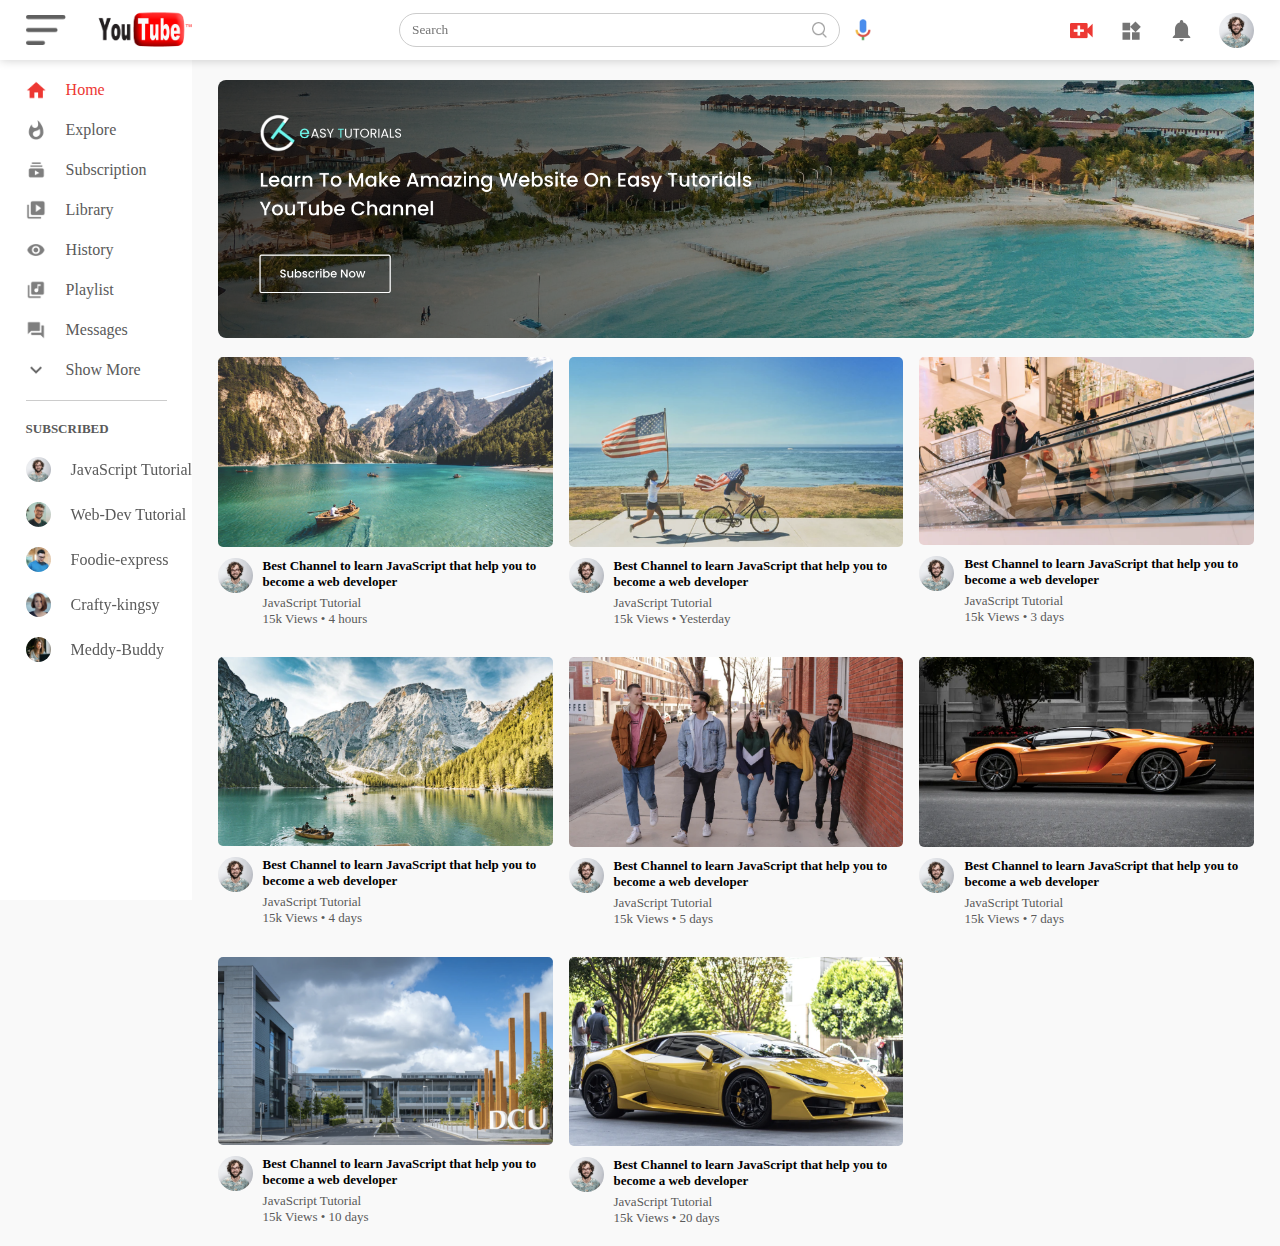
<file: index.html>
<!DOCTYPE html>
<html lang="en">
<head>
    <meta charset="UTF-8">
    <meta http-equiv="X-UA-Compatible" content="IE=edge">
    <meta name="viewport" content="width=device-width, initial-scale=1.0">
    <title>YouTube Clone</title>
    <link rel="stylesheet" href="style.css">
</head>
<body>
<nav class="flex-div">
    <div class="nav-left flex-div">
        <img src="menu.png" class="menu-icon">
        <img src="youtube-logo-png-2064.png" class="logo">
    </div>

    <div class="nav-middle flex-div">
        <div class="search-box flex-div">
            <input type="text" placeholder="Search">
            <img src="search.png">
        </div>
        <img src="voice-search.png" class="mic-icon">
    </div>

    <div class="nav-right flex-div">
        <img src="upload.png">
        <img src="more.png">
        <img src="notification.png">
        <img src="Jack.png" class="user-icon">
    </div>
</nav>

<!----------------------sidebar------------------------------->

<div class="sidebar">
    <div class="shortcut-links">
        <a href=""><img src="home.png"><p>Home</p></a>
        <a href=""><img src="explore.png"><p>Explore</p></a>
        <a href=""><img src="subscriprion.png"><p>Subscription</p></a>
        <a href=""><img src="library.png"><p>Library</p></a>
        <a href=""><img src="history.png"><p>History</p></a>
        <a href=""><img src="playlist.png"><p>Playlist</p></a>
        <a href=""><img src="messages.png"><p>Messages</p></a>
        <a href=""><img src="show-more.png"><p>Show More</p></a>
        <hr>
    </div>
    <div class="subscribed-list">
        <h3>SUBSCRIBED</h3>
    <a href=""><img src="Jack.png"><p>JavaScript Tutorial</p></a>
    <a href=""><img src="simon.png"><p>Web-Dev Tutorial</p></a>
    <a href=""><img src="tom.png"><p>Foodie-express</p></a>
    <a href=""><img src="megan.png"><p>Crafty-kingsy</p></a>
    <a href=""><img src="cameron.png"><p>Meddy-Buddy</p></a>
    </div>
    </div>

    <!----------main---------->

    <div class="container">
        <div class="banner">
            <img src="banner.png">
        </div>

        <div class="list-container">
            <div class="vid-list">
                <a href="playVideo.html"><img src="thumbnail1.png" class="thumbnail"></a>
                <div class="flex-div">
                    <img src="Jack.png">
                    <div class="vid-info">
                        <a href="playVideo.html">Best Channel to learn JavaScript that help you to become a web developer</a>
                        <p>JavaScript Tutorial</p>
                        <p>15k Views &bull; 4 hours</p>
                    </div>
                </div>
            </div>
            <div class="vid-list">
                <a href=""><img src="thumbnail2.png" class="thumbnail"></a>
                <div class="flex-div">
                    <img src="Jack.png">
                    <div class="vid-info">
                        <a href="">Best Channel to learn JavaScript that help you to become a web developer</a>
                        <p>JavaScript Tutorial</p>
                        <p>15k Views &bull; Yesterday</p>
                    </div>
                </div>
            </div>
            <div class="vid-list">
                <a href=""><img src="thumbnail3.png" class="thumbnail"></a>
                <div class="flex-div">
                    <img src="Jack.png">
                    <div class="vid-info">
                        <a href="">Best Channel to learn JavaScript that help you to become a web developer</a>
                        <p>JavaScript Tutorial</p>
                        <p>15k Views &bull; 3 days</p>
                    </div>
                </div>
            </div>
            <div class="vid-list">
                <a href=""><img src="thumbnail4.png" class="thumbnail"></a>
                <div class="flex-div">
                    <img src="Jack.png">
                    <div class="vid-info">
                        <a href="">Best Channel to learn JavaScript that help you to become a web developer</a>
                        <p>JavaScript Tutorial</p>
                        <p>15k Views &bull; 4 days</p>
                    </div>
                </div>
            </div>
            <div class="vid-list">
                <a href=""><img src="thumbnail5.png" class="thumbnail"></a>
                <div class="flex-div">
                    <img src="Jack.png">
                    <div class="vid-info">
                        <a href="">Best Channel to learn JavaScript that help you to become a web developer</a>
                        <p>JavaScript Tutorial</p>
                        <p>15k Views &bull; 5 days</p>
                    </div>
                </div>
            </div>
            <div class="vid-list">
                <a href=""><img src="thumbnail6.png" class="thumbnail"></a>
                <div class="flex-div">
                    <img src="Jack.png">
                    <div class="vid-info">
                        <a href="">Best Channel to learn JavaScript that help you to become a web developer</a>
                        <p>JavaScript Tutorial</p>
                        <p>15k Views &bull; 7 days</p>
                    </div>
                </div>
            </div>
            <div class="vid-list">
                <a href=""><img src="thumbnail7.png" class="thumbnail"></a>
                <div class="flex-div">
                    <img src="Jack.png">
                    <div class="vid-info">
                        <a href="">Best Channel to learn JavaScript that help you to become a web developer</a>
                        <p>JavaScript Tutorial</p>
                        <p>15k Views &bull; 10 days</p>
                    </div>
                </div>
            </div>
            <div class="vid-list">
                <a href=""><img src="thumbnail8.png" class="thumbnail"></a>
                <div class="flex-div">
                    <img src="Jack.png">
                    <div class="vid-info">
                        <a href="">Best Channel to learn JavaScript that help you to become a web developer</a>
                        <p>JavaScript Tutorial</p>
                        <p>15k Views &bull; 20 days</p>
                    </div>
                </div>
            </div>
        </div>
    </div>





   <script src="script.js"></script> 
</body>
</html>
</file>
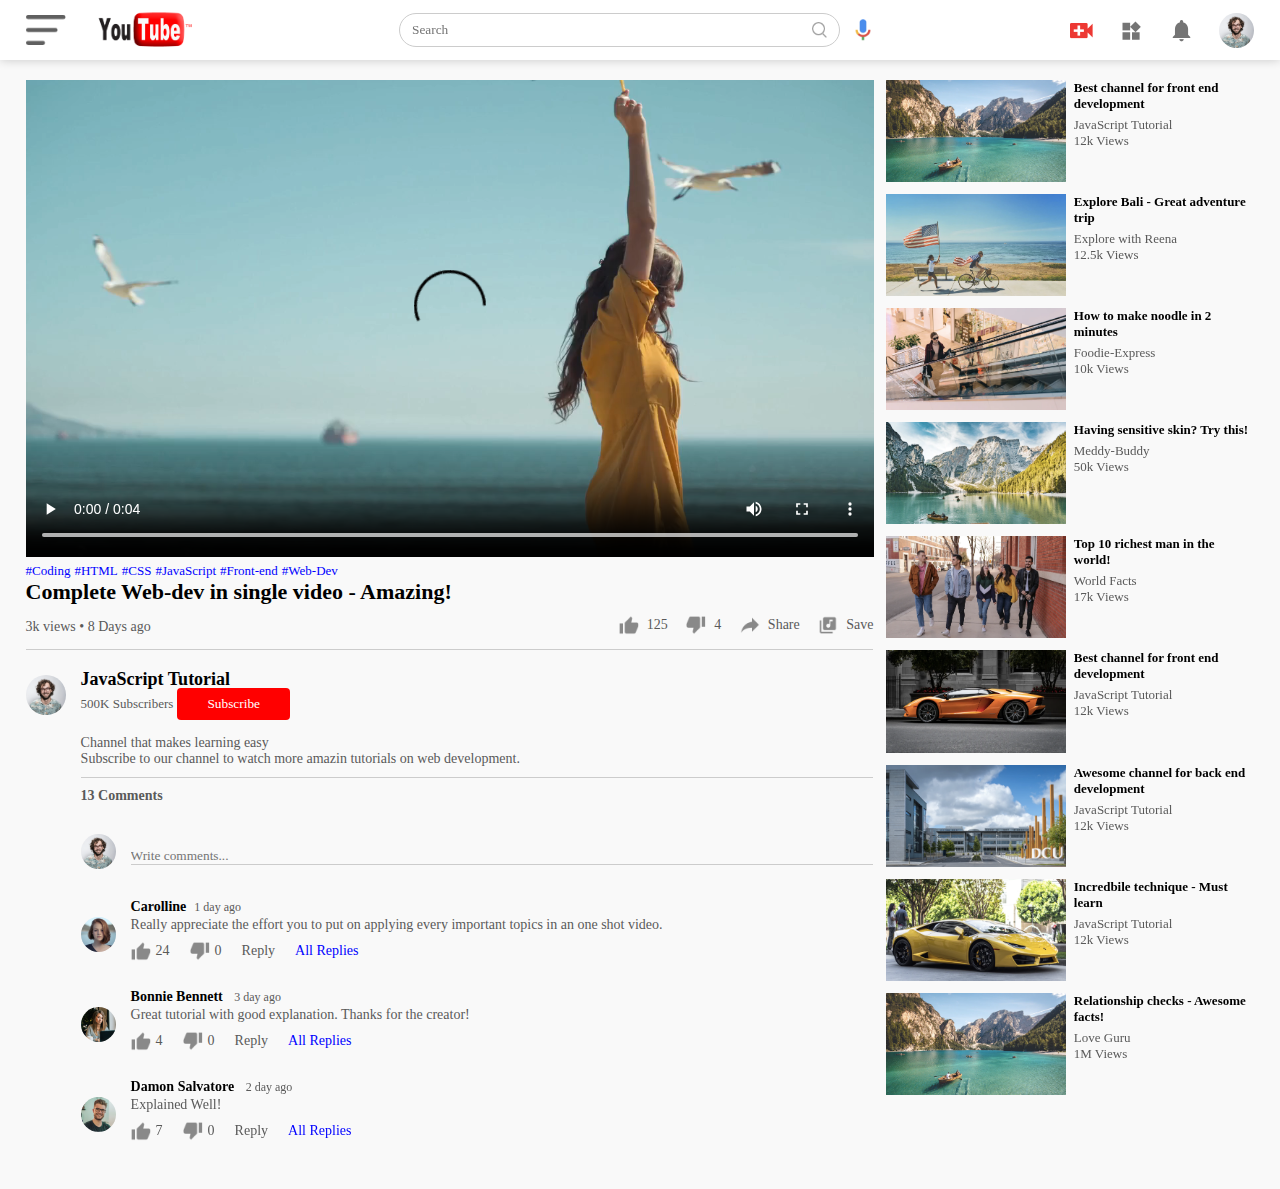
<file: playVideo.html>
<!DOCTYPE html>
<html lang="en">
<head>
    <meta charset="UTF-8">
    <meta http-equiv="X-UA-Compatible" content="IE=edge">
    <meta name="viewport" content="width=device-width, initial-scale=1.0">
    <title>Play Video</title>
    <link rel="stylesheet" href="style.css">
</head>
<body>
    <nav class="flex-div">
        <div class="nav-left flex-div">
            <img src="menu.png" class="menu-icon">
            <img src="youtube-logo-png-2064.png" class="logo">
        </div>
    
        <div class="nav-middle flex-div">
            <div class="search-box flex-div">
                <input type="text" placeholder="Search">
                <img src="search.png">
            </div>
            <img src="voice-search.png" class="mic-icon">
        </div>
    
        <div class="nav-right flex-div">
            <img src="upload.png">
            <img src="more.png">
            <img src="notification.png">
            <img src="Jack.png" class="user-icon">
        </div>
    </nav>

    <div class="container play-container">
        <div class="row">
            <div class="play-video">
                <video controls autoplay>
                    <source src="video.mp4" type="video/mp4"> 
                </video>
                <div class="tags">
                    <a href="">#Coding</a>
                    <a href="">#HTML</a>
                    <a href="">#CSS</a>
                    <a href="">#JavaScript</a>
                    <a href="">#Front-end</a>
                    <a href="">#Web-Dev</a>
                </div>
                <h3>Complete Web-dev in single video - Amazing!</h3>
                <div class="play-video-info">
                    <p>3k views &bull; 8 Days ago</p>
                    <div>
                        <a href=""><img src="like.png">125</a>
                        <a href=""><img src="dislike.png">4</a>
                        <a href=""><img src="share.png">Share</a>
                        <a href=""><img src="save.png">Save</a>
                    </div>
                </div>
                <hr>
                <div class="publisher">
                    <img src="Jack.png">
                    <div>
                        <p>JavaScript Tutorial</p>
                        <span>500K Subscribers</span>
                        <button type="button">Subscribe</button>
                    </div>
                </div>
                <div class="vid-description">
                    <p>Channel that makes learning easy</p>
                    <p>Subscribe to our channel to watch more amazin tutorials on web development.</p>
                    <hr>
                    <h4>13 Comments</h4>

                    <div class="add-comment">
                        <img src="Jack.png">
                        <input type="text" placeholder="Write comments...">
                    </div>
                    <div class="old-comment">
                        <img src="megan.png">
                        <div>
                            <h3>Carolline<span>1 day ago</span></h3>
                            <p>Really appreciate the effort you to put on applying every important topics in an one shot video.</p>
                            <div class="acomment-action">
                                <img src="like.png">
                                <span>24</span>
                                <img src="dislike.png">
                                <span>0</span>
                                <span>Reply</span>
                                <a href="">All Replies</a>
                            </div>
                        </div>
                    </div>
                    <div class="old-comment">
                        <img src="cameron.png">
                        <div>
                            <h3>Bonnie Bennett <span>3 day ago</span></h3>
                            <p>Great tutorial with good explanation. Thanks for the creator!</p>
                            <div class="acomment-action">
                                <img src="like.png">
                                <span>4</span>
                                <img src="dislike.png">
                                <span>0</span>
                                <span>Reply</span>
                                <a href="">All Replies</a>
                            </div>
                        </div>
                    </div>
                    <div class="old-comment">
                        <img src="simon.png">
                        <div>
                            <h3>Damon Salvatore <span>2 day ago</span></h3>
                            <p>Explained Well!</p>
                            <div class="acomment-action">
                                <img src="like.png">
                                <span>7</span>
                                <img src="dislike.png">
                                <span>0</span>
                                <span>Reply</span>
                                <a href="">All Replies</a>
                            </div>
                        </div>
                    </div>


                </div>




            </div>
                <div class="right-sidebar">
                    <div class="side-video-list">
                        <a href="" class="small-thumbnail"><img src="thumbnail1.png"></a>
                        <div class="vid-info">
                            <a href="">Best channel for front end development</a><p>JavaScript Tutorial</p>
                            <p>12k Views</p>
                        </div>
                    </div>

                    <div class="side-video-list">
                        <a href="" class="small-thumbnail"><img src="thumbnail2.png"></a>
                        <div class="vid-info">
                            <a href="">Explore Bali - Great adventure trip</a><p>Explore with Reena</p>
                            <p>12.5k Views</p>
                        </div>
                    </div>

                    <div class="side-video-list">
                        <a href="" class="small-thumbnail"><img src="thumbnail3.png"></a>
                        <div class="vid-info">
                            <a href="">How to make noodle in 2 minutes</a><p>Foodie-Express</p>
                            <p>10k Views</p>
                        </div>
                    </div>

                    <div class="side-video-list">
                        <a href="" class="small-thumbnail"><img src="thumbnail4.png"></a>
                        <div class="vid-info">
                            <a href="">Having sensitive skin? Try this!</a><p>Meddy-Buddy</p>
                            <p>50k Views</p>
                        </div>
                    </div>

                    <div class="side-video-list">
                        <a href="" class="small-thumbnail"><img src="thumbnail5.png"></a>
                        <div class="vid-info">
                            <a href="">Top 10 richest man in the world!</a><p>World Facts</p>
                            <p>17k Views</p>
                        </div>
                    </div>

                    <div class="side-video-list">
                        <a href="" class="small-thumbnail"><img src="thumbnail6.png"></a>
                        <div class="vid-info">
                            <a href="">Best channel for front end development</a><p>JavaScript Tutorial</p>
                            <p>12k Views</p>
                        </div>
                    </div>

                    <div class="side-video-list">
                        <a href="" class="small-thumbnail"><img src="thumbnail7.png"></a>
                        <div class="vid-info">
                            <a href="">Awesome channel for back end development</a><p>JavaScript Tutorial</p>
                            <p>12k Views</p>
                        </div>
                    </div>

                    <div class="side-video-list">
                        <a href="" class="small-thumbnail"><img src="thumbnail8.png"></a>
                        <div class="vid-info">
                            <a href="">Incredbile technique - Must learn</a><p>JavaScript Tutorial</p>
                            <p>12k Views</p>
                        </div>
                    </div>
                    <div class="side-video-list">
                        <a href="" class="small-thumbnail"><img src="thumbnail1.png"></a>
                        <div class="vid-info">
                            <a href="">Relationship checks - Awesome facts! </a><p>Love Guru</p>
                            <p>1M Views</p>
                        </div>
                    </div>
                   

                   

                    

                   


            </div>
        </div>
    </div>

    

</body>
</html>
</file>
<file: style.css>
*{
    margin: 0;
    padding: 0;
    font-family: 'poppins, sans-serif';
    box-sizing: border-box;
}
a{
    text-decoration: none;
    color: #5a5a5a;
}
img{
    cursor: pointer;
}
.flex-div{
    display: flex;
    align-items: center;
}
nav{
    padding: 10px 2%;
    justify-content: space-between;
    box-shadow: 0 0 10px rgba(0, 0, 0, 0.2);
    background: #fff;
    position: sticky;
    top: 0;
    z-index: 10;
}
.nav-right img{
    width: 25px;
    margin-right: 25px;
}
.nav-right .user-icon{
    width: 35px;
    border-radius: 50%;
    margin-right: 0;
}
.nav-left .menu-icon{
    width: 40px;
    margin-right: 25px;
}
.nav-left .logo{
    width: 110px;
}
.nav-middle .mic-icon{
    width: 16px;
}
.nav-middle .search-box{
    border: 1px solid #ccc;
    margin-right: 15px;
    padding: 8px 12px;
    border-radius: 25px;
}
.nav-middle .search-box input{
    width: 400px;
    border: 0;
    outline: 0;
    background: transparent;
}
.nav-middle .search-box img{
    width: 15px;
}
/*-------------sidebar-------*/
.sidebar{
    background: #fff;
    width: 15%;
    height: 100vh;
    position: fixed;
    top: 0;
    padding-left: 2%;
    padding-top: 80px;
}
.shortcut-links a img{
    width: 20px;
    margin-right: 20px;
}
.shortcut-links a{
    display: flex;
    align-items: center;
    margin-bottom: 20px;
    width: fit-content;
    flex-wrap: wrap;
}
.shortcut-links a:first-child{
    color: #ed3833;
}
.sidebar hr{
    border: 0;
    height: 1px;
    background: #ccc;
    width: 85%;
}
.subscribed-list h3{
    font-size: 13px;
    margin: 20px 0;
    color: #5a5a5a;
}
.subscribed-list a{
    display: flex;
    align-items: center;
    margin-bottom: 20px;
    width: fit-content;
    flex-wrap: wrap;
}
.subscribed-list a img{
    width: 25px;
    border-radius: 50%;
    margin-right: 20px;
}
.small-sidebar{
    width: 5%;
}
.small-sidebar a p{
    display: none;
}
.small-sidebar h3{
    display: none;
}
.small-sidebar hr{
    width: 50%;
    margin-bottom: 25px;
}

/*------------main-------*/

.container{
    background: #f9f9f9;
    padding-left: 17%;
    padding-right: 2%;
    padding-top: 20px;
    padding-bottom: 20px;
}
.large-container{
    padding-left: 7%;
}
.banner{
    width: 100%;
}
.banner img{
    width: 100%;
    border-radius: 8px;
}
.list-container{
    display: grid;
    grid-template-columns: repeat(auto-fit, minmax(250px, 1fr));
    grid-column-gap: 16px;
    grid-row-gap: 30px;
    margin-top: 15px;
}
.vid-list .thumbnail{
    width: 100%;
    border-radius: 5px;
}
.vid-list .flex-div{
    align-items: flex-start;
    margin-top: 7px;
}
.vid-list .flex-div img{
    width: 35px;
    margin-right: 10px;
    border-radius: 50%;
}
.vid-info{
    color: #5a5a5a;
    font-size: 13px;
}
.vid-info a{
    color: #000;
    font-weight: 600;
    display: block;
    margin-bottom: 5px;
}


@media (max-width: 900px){
    .menu-icon{
        display: none;
    }
    .sidebar{
        display: none;
    }
    .container, .large-container{
        padding-left: 5%;
        padding-right: 5%;
    }
    .nav-right img{
        display: none;
    }
    .nav-right .user-icon{
        display: block;
        width: 30px;
    }
    .nav-middle .search-box input{
        width: 100px;
    }
    .nav-middle .mic-icon{
        display: none;
    }
    .logo{
        width: 80px;
    }
}


/*-------Play video page-------*/

.play-container{
    padding-left: 2%;
}
.row{
    display: flex;
    justify-content: space-between;
    flex-wrap: wrap;
}
.play-video{
    flex-basis: 69%;
}
.right-sidebar{
    flex-basis: 30%;
}
.play-video video{
    width: 100%;
}
.side-video-list{
    display: flex;
    justify-content: space-between;
    margin-bottom: 8px;
}
.side-video-list img{
    width: 100%;
}
.side-video-list .small-thumbnail{
    flex-basis: 49%;
}
.side-video-list .vid-info{
    flex-basis: 49%;
}
.play-video .tags a{
    color: #0000ff;
    font-size: 13px;
}
.play-video h3{
    font-weight: 600;
    font-size: 22px;
}
.play-video .play-video-info{
    display: flex;
    align-items: center;
    justify-content: space-between;
    flex-wrap: wrap;
    margin-top: 10px;
    font-size: 14px;
    color: #5a5a5a;
}
.play-video .play-video-info a img{
    width: 20px;
    margin-right: 8px;

}
.play-video .play-video-info a{
    display: inline-flex;
    align-items: center;
    margin-left: 15px;
}
.play-video hr{
    border: 0;
    height: 1px;
    background: #ccc;
    margin: 10px 0;
}
.publisher{
    display: flex;
    align-items: center;
    margin-top: 20px;
}
.publisher div{
    flex: 1;
    line-height: 18px;
}
.publisher img{
    width: 40px;
    border-radius: 50%;
    margin-right: 15px;
}
.publisher div p{
    color: #000;
    font-weight: 600;
    font-size: 18px;
}
.publisher div span{
    font-size: 13px;
    color: #5a5a5a;
}
.publisher button{
    background: red;
    color: #fff;
    padding: 8px 30px;
    border: 0;
    outline: 0;
    border-radius: 4px;
    cursor: pointer;
}
.vid-description{
    padding-left: 55px;
    margin: 15px 0;
}
.vid-description{
    font-size: 14px;
    margin-bottom: 5px;
    color: #5a5a5a;
}
.vid-description{
    font-size: 14px;
    color: #5a5a5a;
    margin-top: 15px;
}
.add-comment{
    display: flex;
    align-items: center;
    margin: 30px 0;
}
.add-comment img{
    width: 35px;
    border-radius: 50%;
    margin-right: 15px;
}
.add-comment input{
    border: 0;
    outline: 0;
    border-bottom: 1px solid #ccc;
    width: 100%;
    padding-top: 10px;
    background: transparent;
}
.old-comment{
    display: flex;
    align-items: center;
    margin: 20px 0;
}
.old-comment img{
    width: 35px;
    border-radius: 50%;
    margin-right: 15px;
}
.old-comment h3{
    font-size: 14px;
    margin-bottom: 2px;
    color: black;
}
.old-comment h3 span{
    font-size: 12px;
    color: #5a5a5a;
    font-weight: 500;
    margin-left: 8px;
}
.old-comment .acomment-action{
    display: flex;
    align-items: center;
    margin: 8px 0;
    font-size: 14px;
}
.old-comment .acomment-action img{
    border-radius: 0;
    width: 20px;
    margin-right: 5px;
}
.old-comment .acomment-action span{
    margin-right: 20px;
    color: #5a5a5a;
}
.old-comment .acomment-action a{
    color: #0000ff;
}

@media (max-width: 900px){
    .play-video{
        flex-basis: 100%;
    }
    .right-sidebar{
        flex-basis: 100%;
    }
    .play-container{
        padding-left: 5%;
    }
    .vid-description{
        padding-left: 0;
    }
    .play-video .play-video-info a{
        margin-left: 0;
        margin-right: 15px;
        margin-top: 15px;
    }
}
</file>
